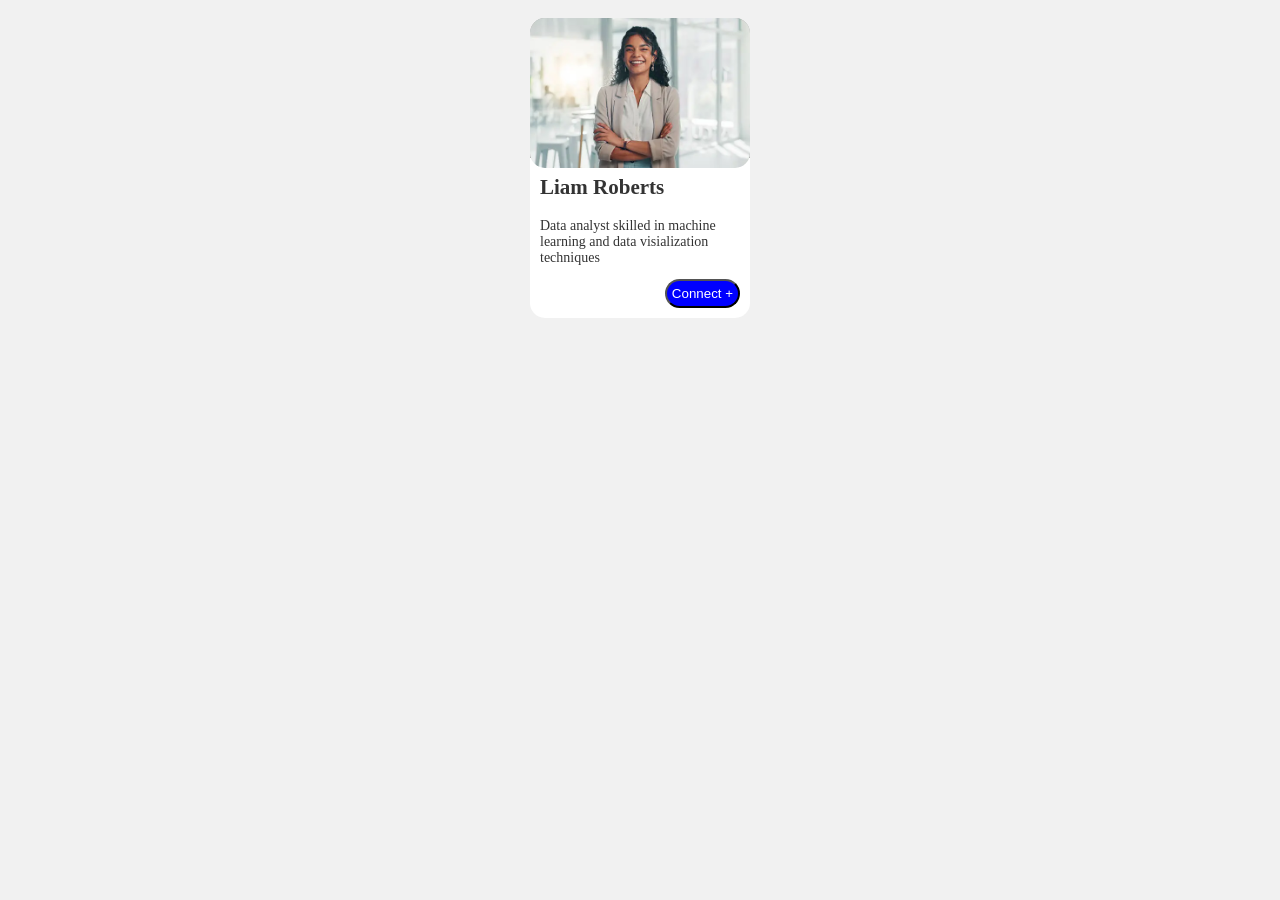
<file: index.html>
<!DOCTYPE html>
    <html lang="en">
        <head>
             <meta charset="UTF-8">
                <meta name="viewport" content="width=device-width, initial-scale=1.0">
                    <title>Document</title>
                        <link rel="stylesheet" href="style.css">
        </head>
        <body>
        <section class="container">
            <div class="card">

                <div class="card-section">
                   <div class="card-image">
                         <img src="assets/imgg_1.webp" alt="image_1"> 
                    </div>
                </div>

                     <div class="card-description">
                             <h2>Liam Roberts</h2>
                            <h7>Data analyst skilled in machine learning and data visialization techniques</h7>
                     </div>

                     <div class="button-container">
                        <button class ="button">Connect +</button>
                     </div>

            </div>
                
<!--             
            <div class="card">

                <div class="card-section">
                    <div class="card-image">
                         <img src="assets/2g_image.jpg" alt="image_2">
                    </div>
                </div>

                     <div class="card-description">
                        <h2>Sophia Johnson</h2>
                        <p>Software developer specializing in front-end technologies and user interface design.</p>
                     </div>

                     <div class="button-container">
                         <button class ="button">Connect +</button>
                    </div>
            </div>
                    

            <div class="card">

                <div class="card-section">
                    <div class="card-image">
                          <img src="assets/4b_image.jpg" alt="image_4">
                    </div>
                </div>
                    
                  <div class="card-description">
                        <h2>Naoh Martinez</h2>
                        <p>Systems architecture with expertise in cloud solutions and infrastructure optimization.</p>
                  </div>

                     <div class="button-container">
                        <button class ="button">Connect +</button>
                     </div>
                     
            </div> -->
            
        </section>
            <!-- <section class="container">
             
                <div class="card">
                    <div class="card-section">
                        <div class="card-image">
                            <img src="assets/3g_image.jpg" alt="image_3">
                        </div>
                    </div>

                        <div class="card-description">
                            <h2>Emma Davis</h2>
                            <p>Product manager experienced in agile methodoligies and cross-functional teams.</p>
                        </div>

                     <div class="button-container">
                         <button class ="button">Connect +</button>
                     </div>
                </div>
             
             <div class="card">
                <div class="card-section">

                    <div class="card-image">
                         <img src="assets/5b_image.jpg" alt="image_5">
                    </div>
                </div>

                    <div class="card-description">
                        <h2>Oliver Wilson</h2>
                        <p>DevOps engineer focused on automation and continuous integration practices.</p>
                    </div>

                     <div class="button-container">
                        <button class ="button">Connect +</button>
                     </div>
            </div>
            
             <div class="card">
                <div class="card-section">

                    <div class="card-image">
                         <img src="assets/6b_image.jpg" alt="image_6"> 
                    </div>
                </div>

                    <div class="card-description">
                        <h2>Thomson</h2>
                        <p>UX researcher dedicated to enhancing user experience through data-driven insights.</p>
                    </div>

                     <div class="button-container">
                        <button class ="button">Connect +</button>
                     </div>
                     
                </div>
            </div> 
        </section> -->
    </body>
</html>
</file>
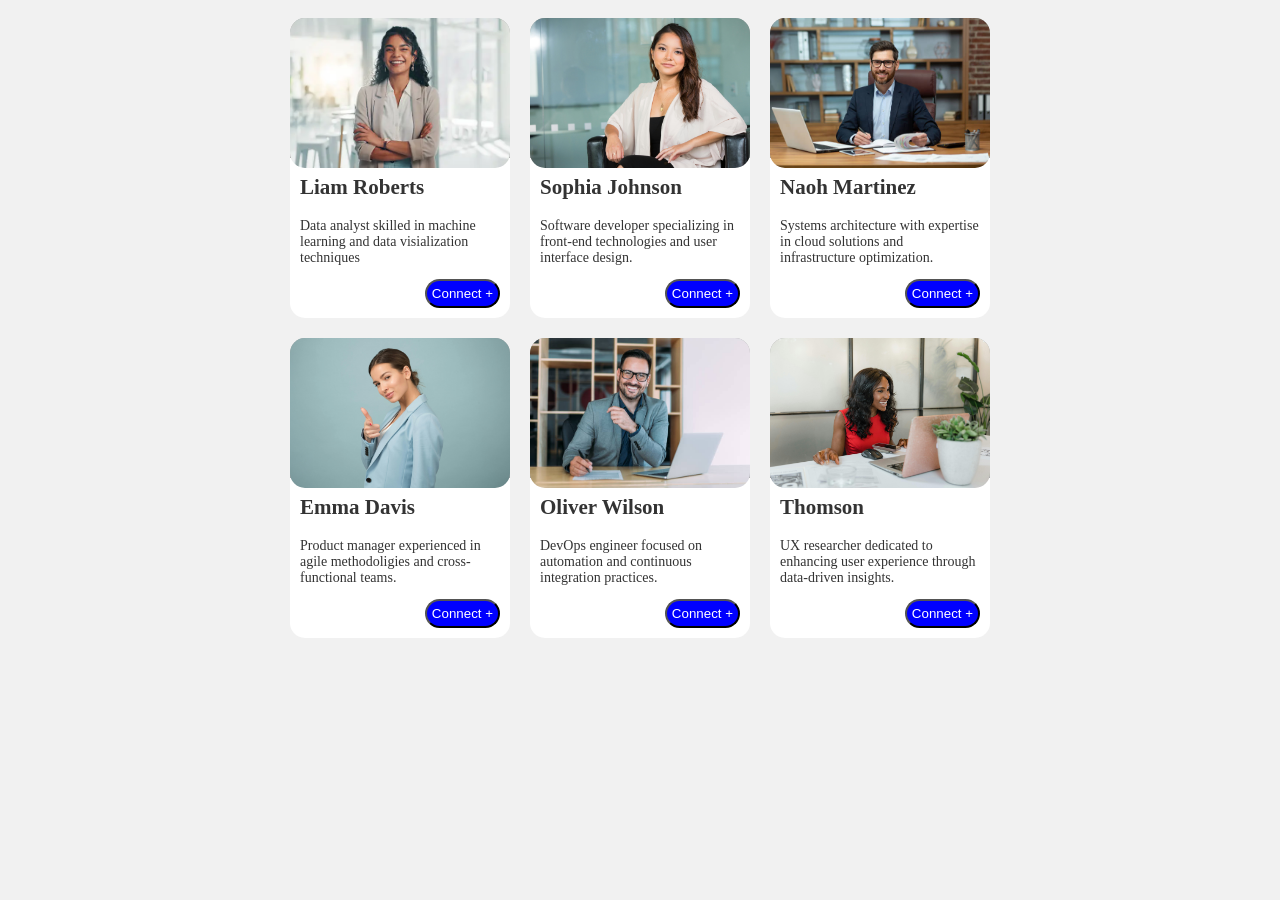
<file: section_wise_cards.html>
<!DOCTYPE html>
    <html lang="en">
        <head>
             <meta charset="UTF-8">
                <meta name="viewport" content="width=device-width, initial-scale=1.0">
                    <title>Document</title>
                        <link rel="stylesheet" href="style.css">
        </head>
        <body>
        <section class="container">
            <div class="card">

                <div class="card-section">
                   <div class="card-image">
                         <img src="assets/imgg_1.webp" alt="image_1"> 
                    </div>
                </div>

                     <div class="card-description">
                             <h2>Liam Roberts</h2>
                            <h7>Data analyst skilled in machine learning and data visialization techniques</h7>
                     </div>

                     <div class="button-container">
                        <button class ="button">Connect +</button>
                     </div>

            </div>
                
         
            <div class="card">

                <div class="card-section">
                    <div class="card-image">
                         <img src="assets/img_g1.jpg" alt="image_2">
                    </div>
                </div>

                     <div class="card-description">
                        <h2>Sophia Johnson</h2>
                        <p>Software developer specializing in front-end technologies and user interface design.</p>
                     </div>

                     <div class="button-container">
                         <button class ="button">Connect +</button>
                    </div>
            </div>
                    

            <div class="card">

                <div class="card-section">
                    <div class="card-image">
                          <img src="assets/img_b.jpg" alt="image_4">
                    </div>
                </div>
                    
                  <div class="card-description">
                        <h2>Naoh Martinez</h2>
                        <p>Systems architecture with expertise in cloud solutions and infrastructure optimization.</p>
                  </div>

                     <div class="button-container">
                        <button class ="button">Connect +</button>
                     </div>
                     
            </div> 
            
        </section>
            <section class="container">
             
                <div class="card">
                    <div class="card-section">
                        <div class="card-image">
                            <img src="assets/img_g2.jpg" alt="image_3">
                        </div>
                    </div>

                        <div class="card-description">
                            <h2>Emma Davis</h2>
                            <p>Product manager experienced in agile methodoligies and cross-functional teams.</p>
                        </div>

                     <div class="button-container">
                         <button class ="button">Connect +</button>
                     </div>
                </div>
             
             <div class="card">
                <div class="card-section">

                    <div class="card-image">
                         <img src="assets/img_b2.jpg" alt="image_5">
                    </div>
                </div>

                    <div class="card-description">
                        <h2>Oliver Wilson</h2>
                        <p>DevOps engineer focused on automation and continuous integration practices.</p>
                    </div>

                     <div class="button-container">
                        <button class ="button">Connect +</button>
                     </div>
            </div>
            
             <div class="card">
                <div class="card-section">

                    <div class="card-image">
                         <img src="assets/img_g3.jpg" alt="image_6"> 
                    </div>
                </div>

                    <div class="card-description">
                        <h2>Thomson</h2>
                        <p>UX researcher dedicated to enhancing user experience through data-driven insights.</p>
                    </div>

                     <div class="button-container">
                        <button class ="button">Connect +</button>
                     </div>
                     
                </div>
            </div> 
        </section>
    </body>
</html>
</file>
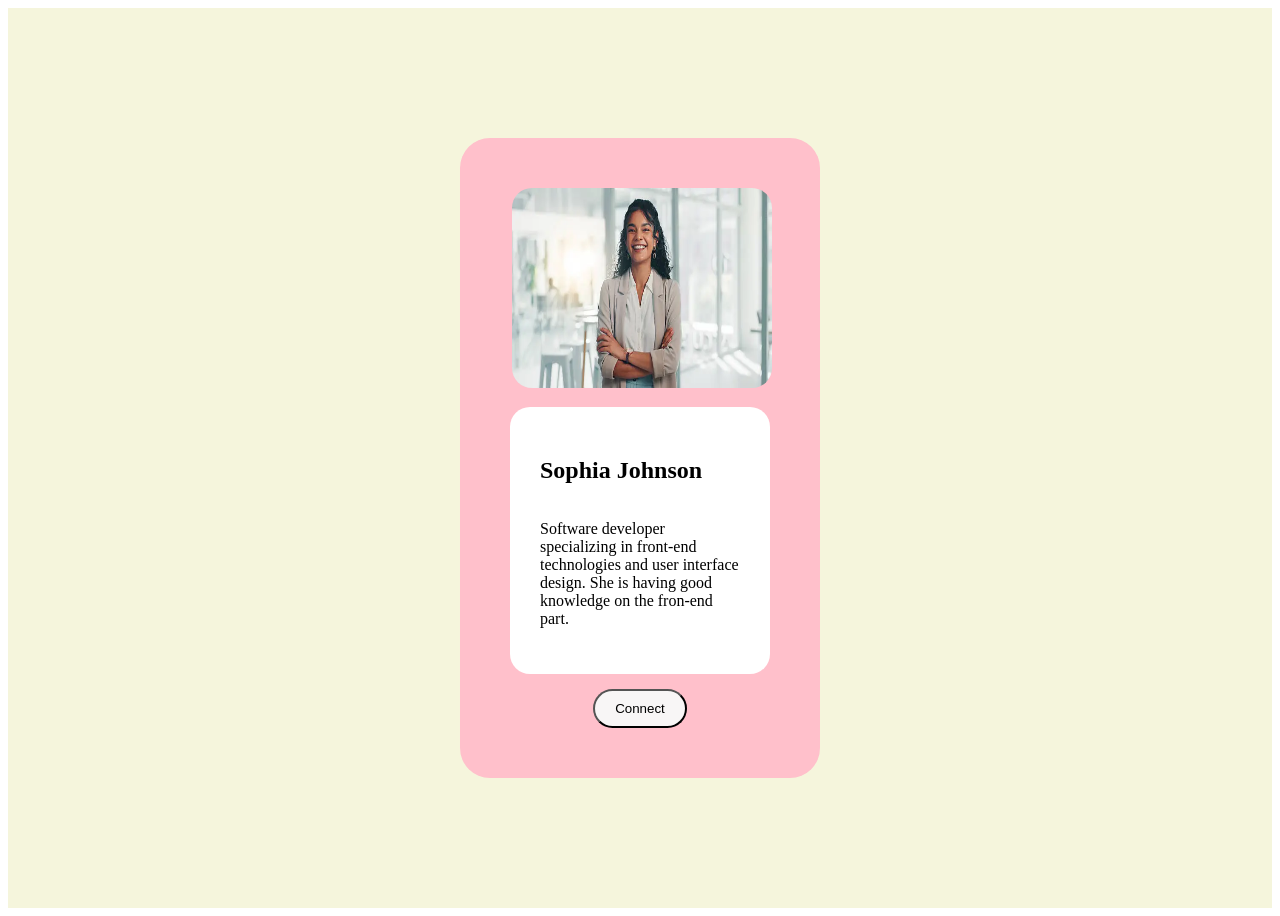
<file: single_card.html>
<!DOCTYPE html>
<html lang="en">
    <head>
        <body>
            <link rel="stylesheet" href="singlecard.css">
            <section class ="big_section">
            <div class="main">
                <div class="card">
                   <div class = "card_single_image">
                    <image src="assets/imgg_1.webp" alt="image_4">
                   </div>
                
                  <div class="single_card_description">
                    <h2>Sophia Johnson</h2>
                    <p>Software developer specializing in front-end technologies and user interface design. She is having good knowledge on the fron-end part.</p>
                  </div>

                 <div>
                   <button class = "single_button_container">Connect</button>
                 </div> 
                </div>   
            </div>
            </section>
        </body>
    </head>
</html>
</file>
<file: style.css>
.{
    box-sizing: border-box;
    margin:0;
    padding:0;
}

body{
    background: #f1f1f1;
}

.container{
    display:flex;
    justify-content: center;
    flex-wrap: wrap ;
}
 
.card{
    background-color: white ;
    width: 220px;
    height: 300px; 
    margin: 10px;
    border-radius: 15px ;
    position: relative;
}
.card-section {
   margin-bottom: 15px;
    background-color: rgb(164, 164, 165);
    height: 140px;
    border-radius: 15px 15px 0 0;  
}
.card-image{
    height: 150px;               
}
.card img {
   display: block;
    height: inherit;
    width: 220px;
    object-fit: cover;
    border-radius: 15px;
    object-position: center;
}
.card-description{
    padding: 10px;
    font-size: 14px;
    color: #333;
    border-radius: 15px;
    padding-top: 0px;
}

.button{
    background-color: blue ;
    color: white;
    padding: 5px 5px; 
    border-radius: 15px;
    position: absolute;
    bottom: 10px;
    right: 10px;
}
</file>
<file: singlecard.css>
.big_section{
    display: flex;
    justify-content: center;
    align-items: center;
    height: 100vh;
    background-color: beige;
}

.card_single_image{
       width: 200px;
}

.card_single_image img {
    border-radius: 20px;
    transform: translate(-28px);
    width: 260px;
    height: 200px;
    marign-top: 30px;
    
}

.single_card_description{
     display: flex;
    padding: 25pxl;
    width: 200px;
    justify-content: flex-start;
    flex-direction: column;
    background-clip: white;
    background-color: white;
    padding: 30px;
    border-radius: 20px;
}

.card{
  background-color: pink;
  border-radius: 30px;
  display: flex;
  flex-direction: column;
  align-items: center;
  justify-content: space-around;
  padding: 50px;
  gap: 15px;
}

.card single image{
    border-radius: 30px;
}

.single_button_container{
    background-color: rgb(248, 246, 246);
    padding: 10px 20px;
    border-radius: 30px;
}
</file>
